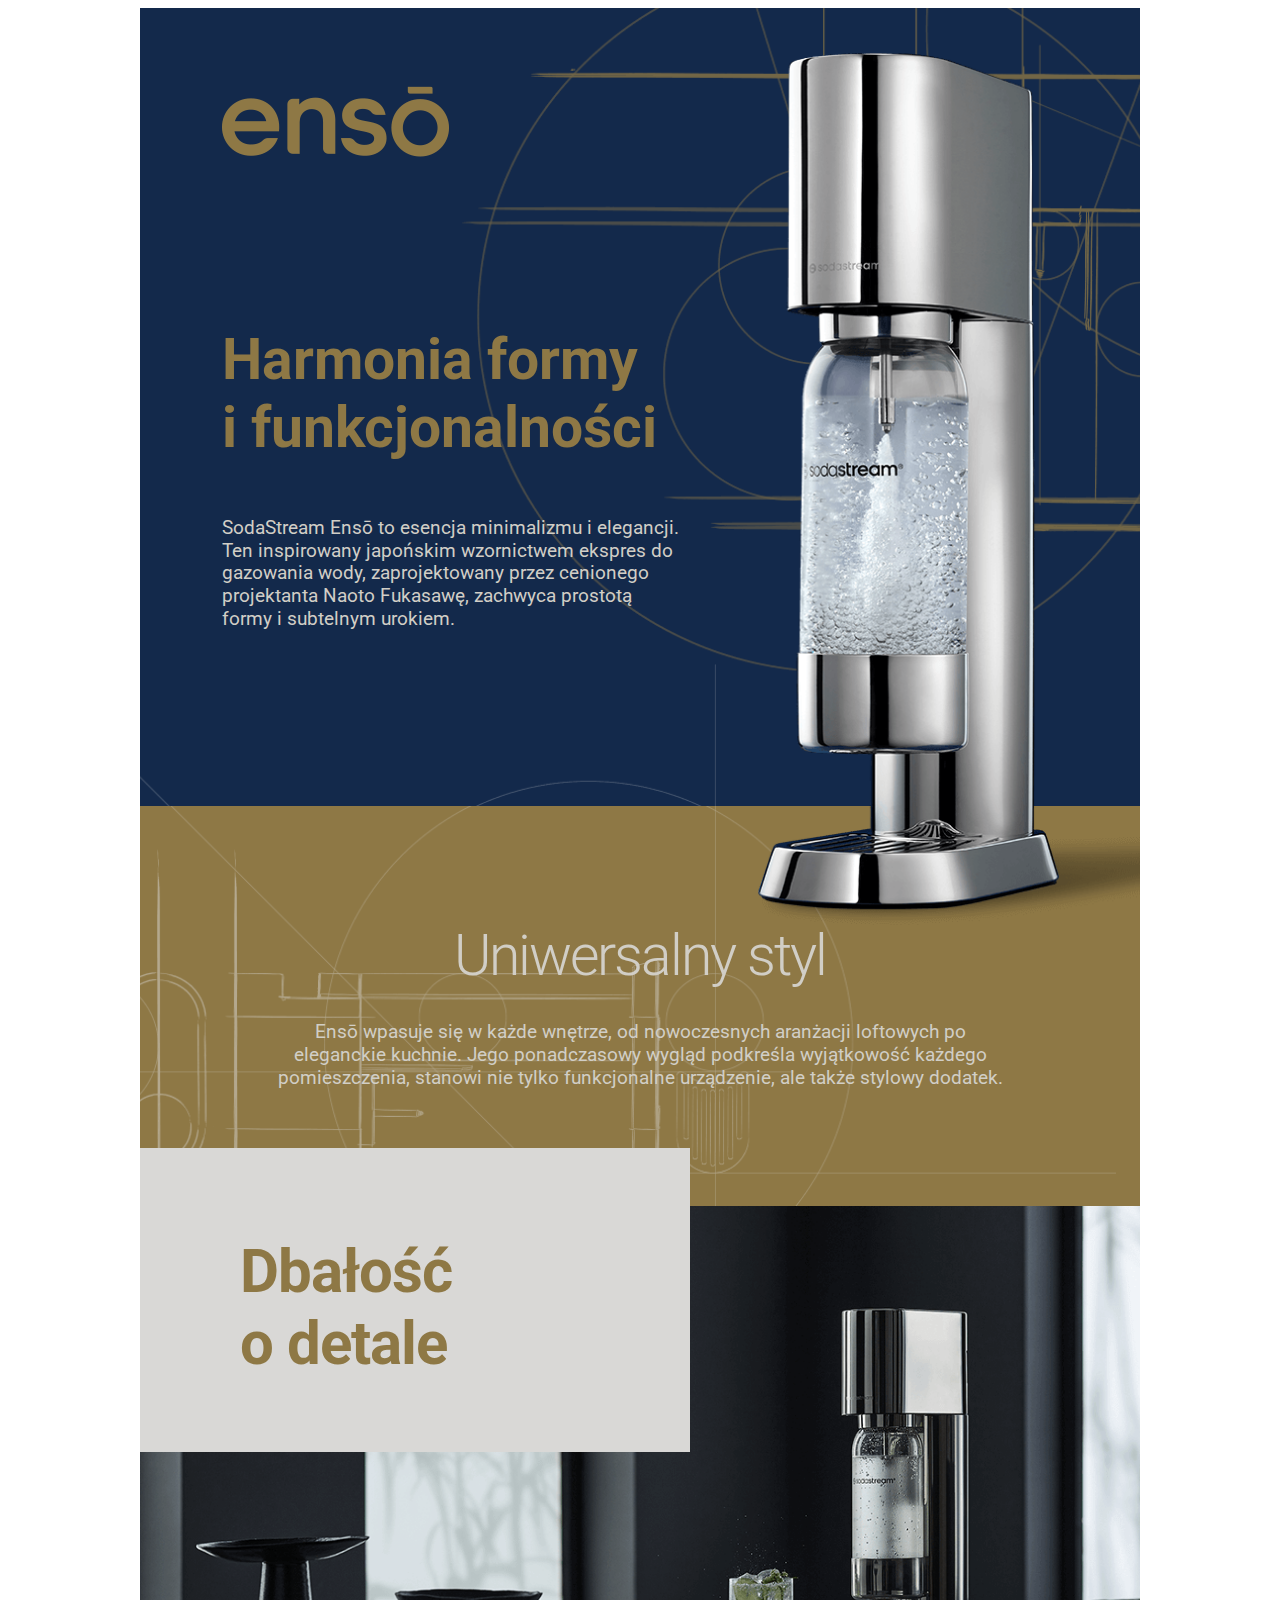
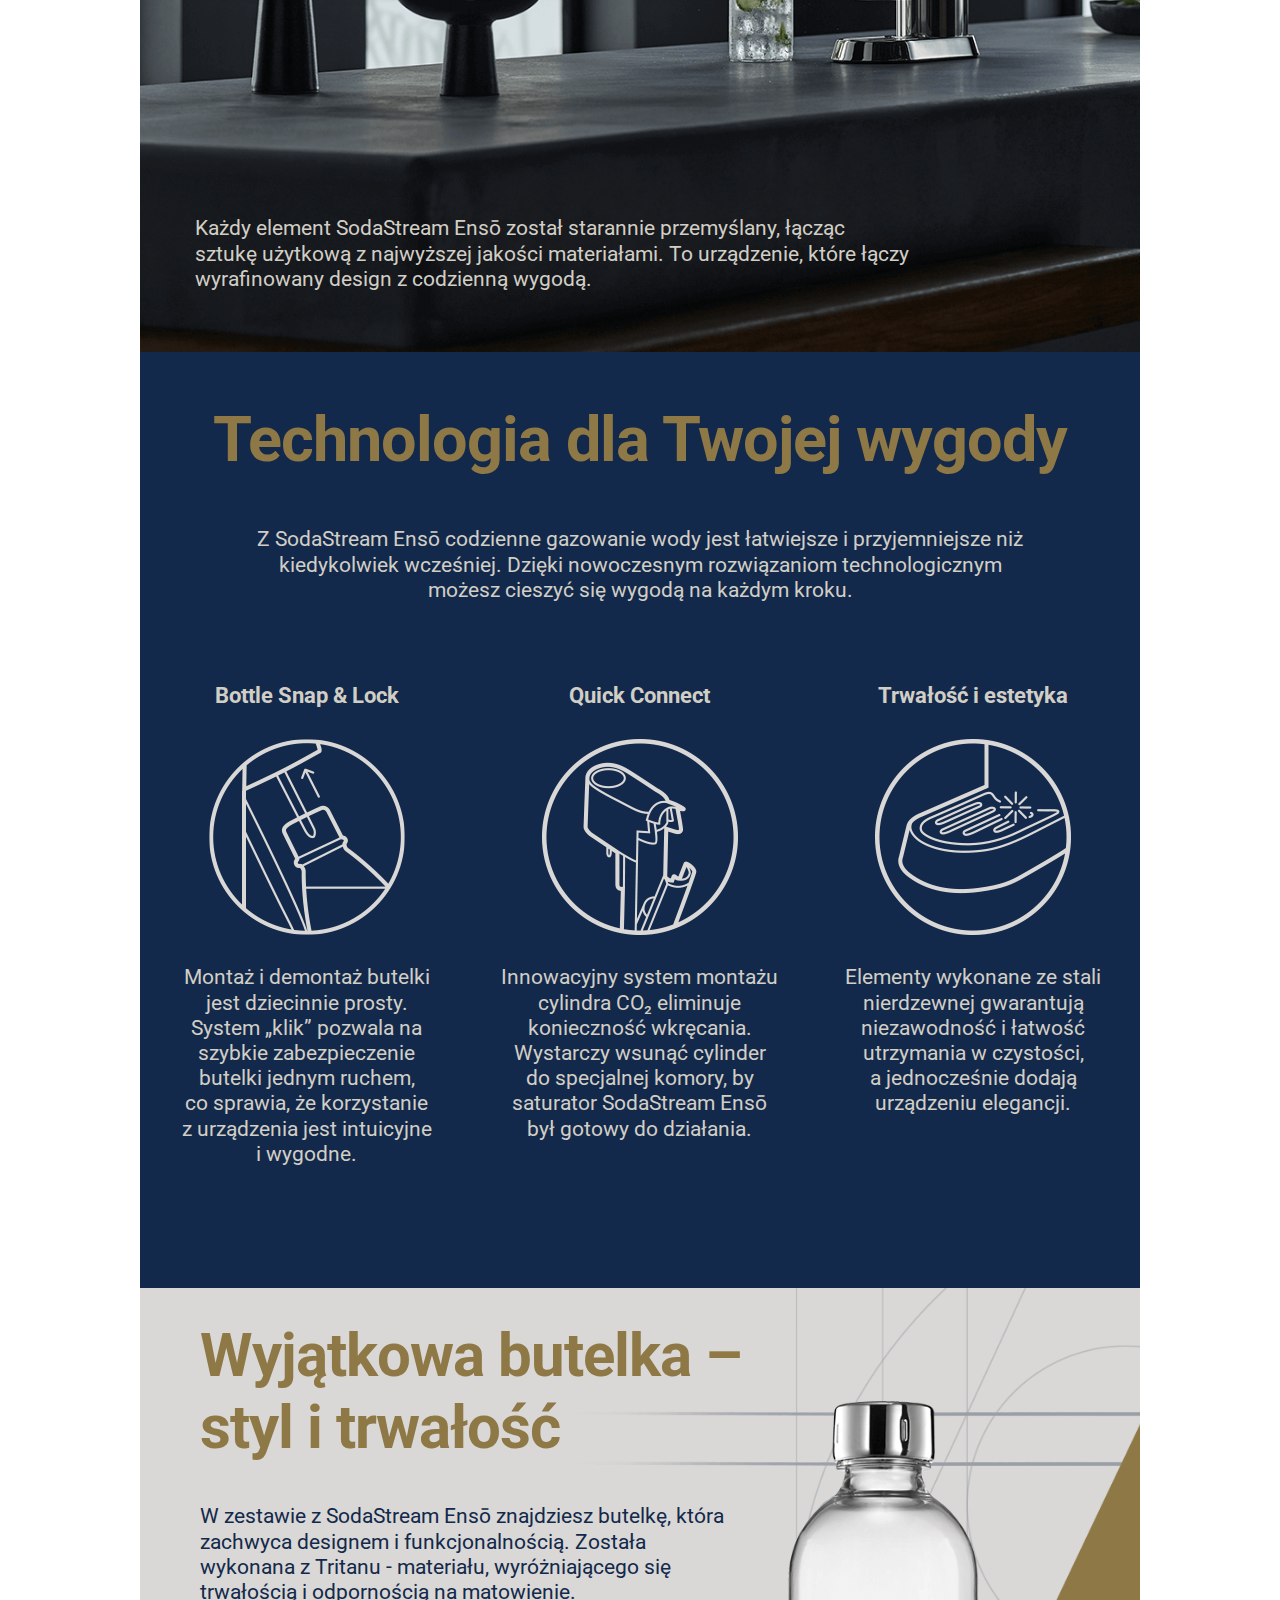
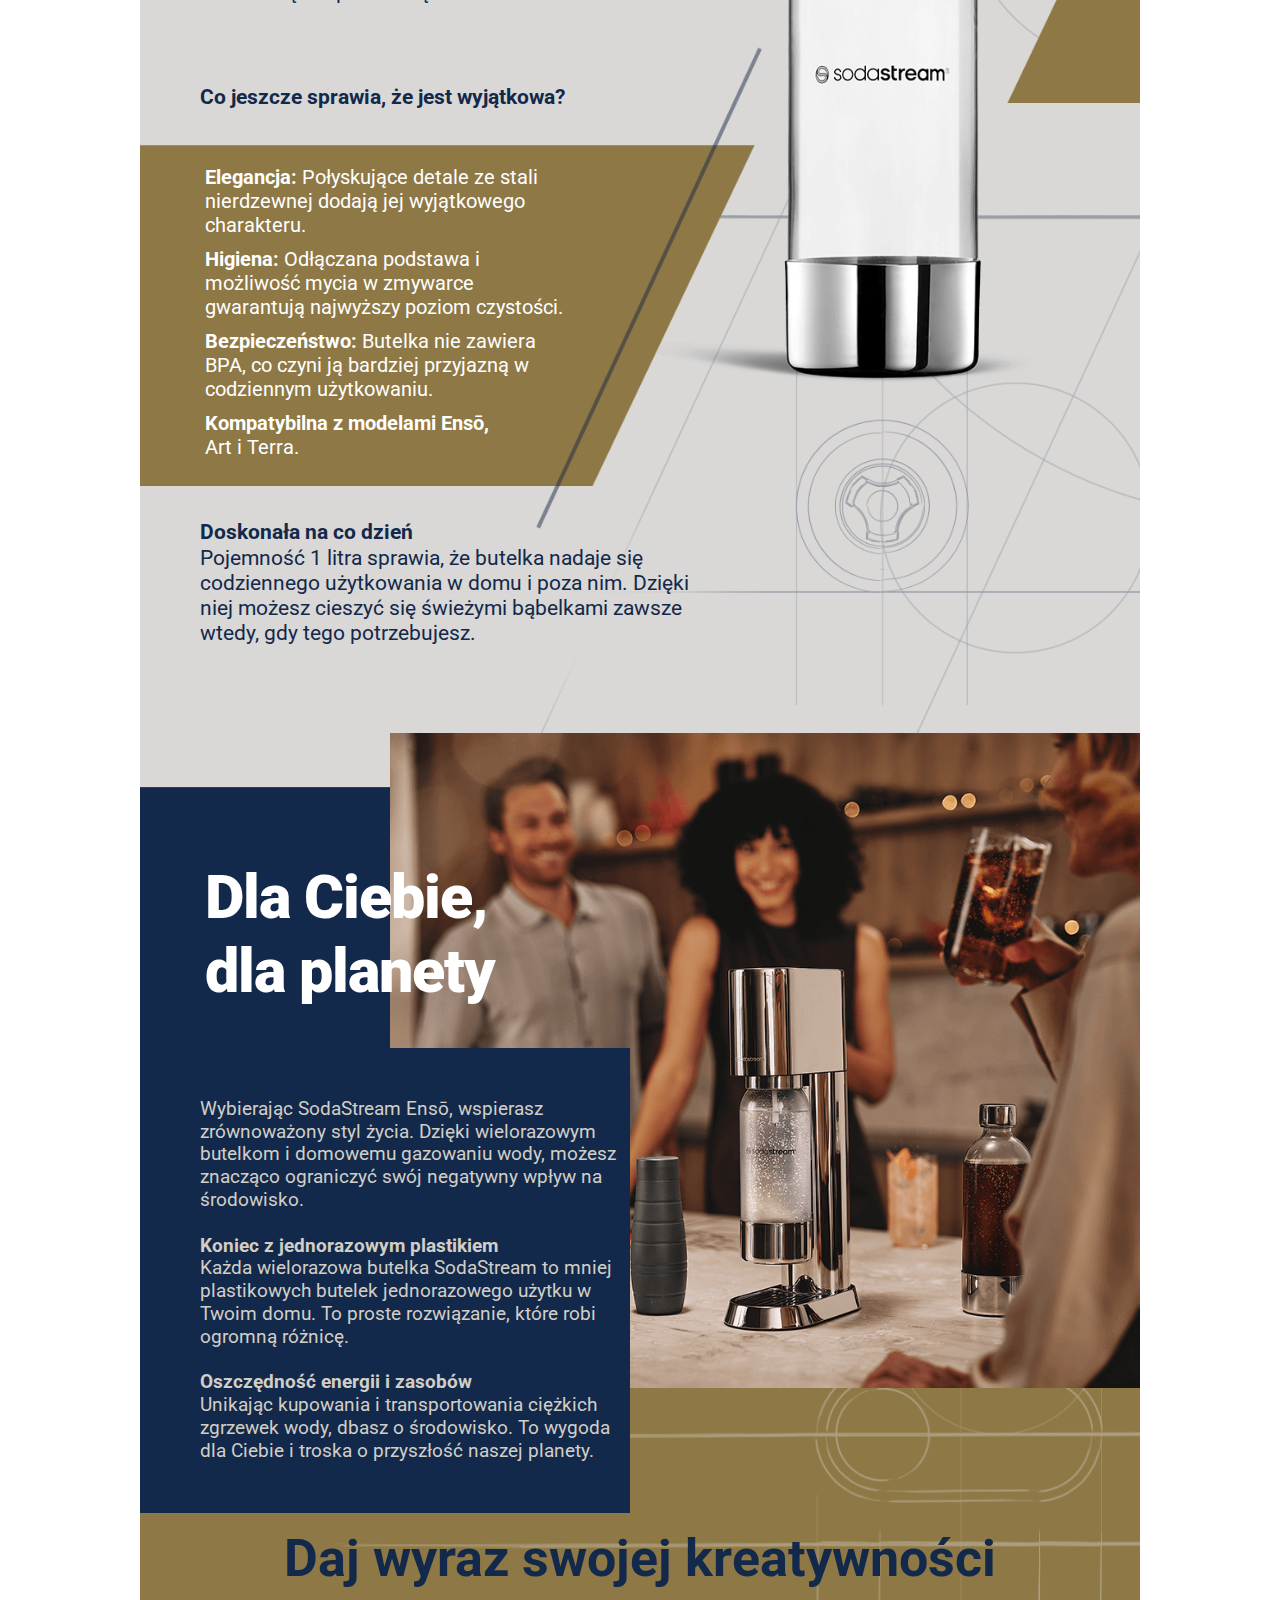
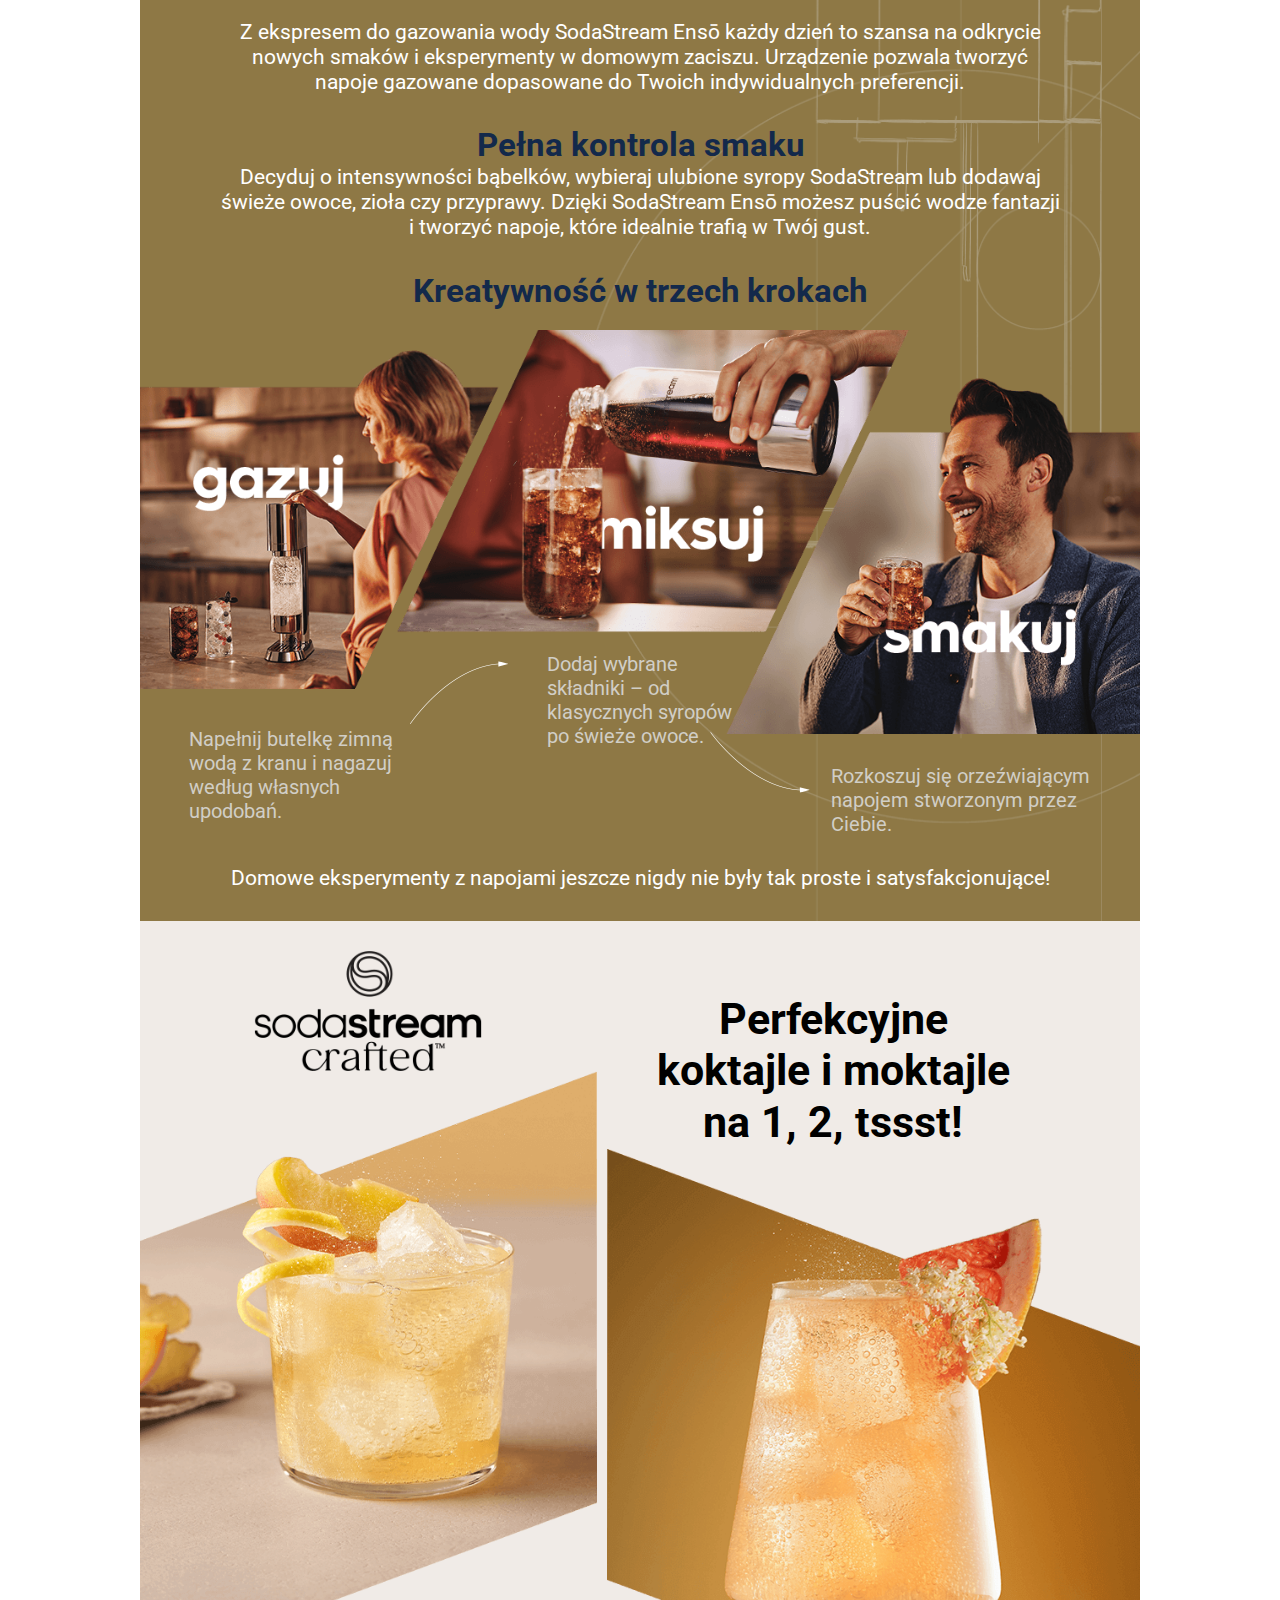
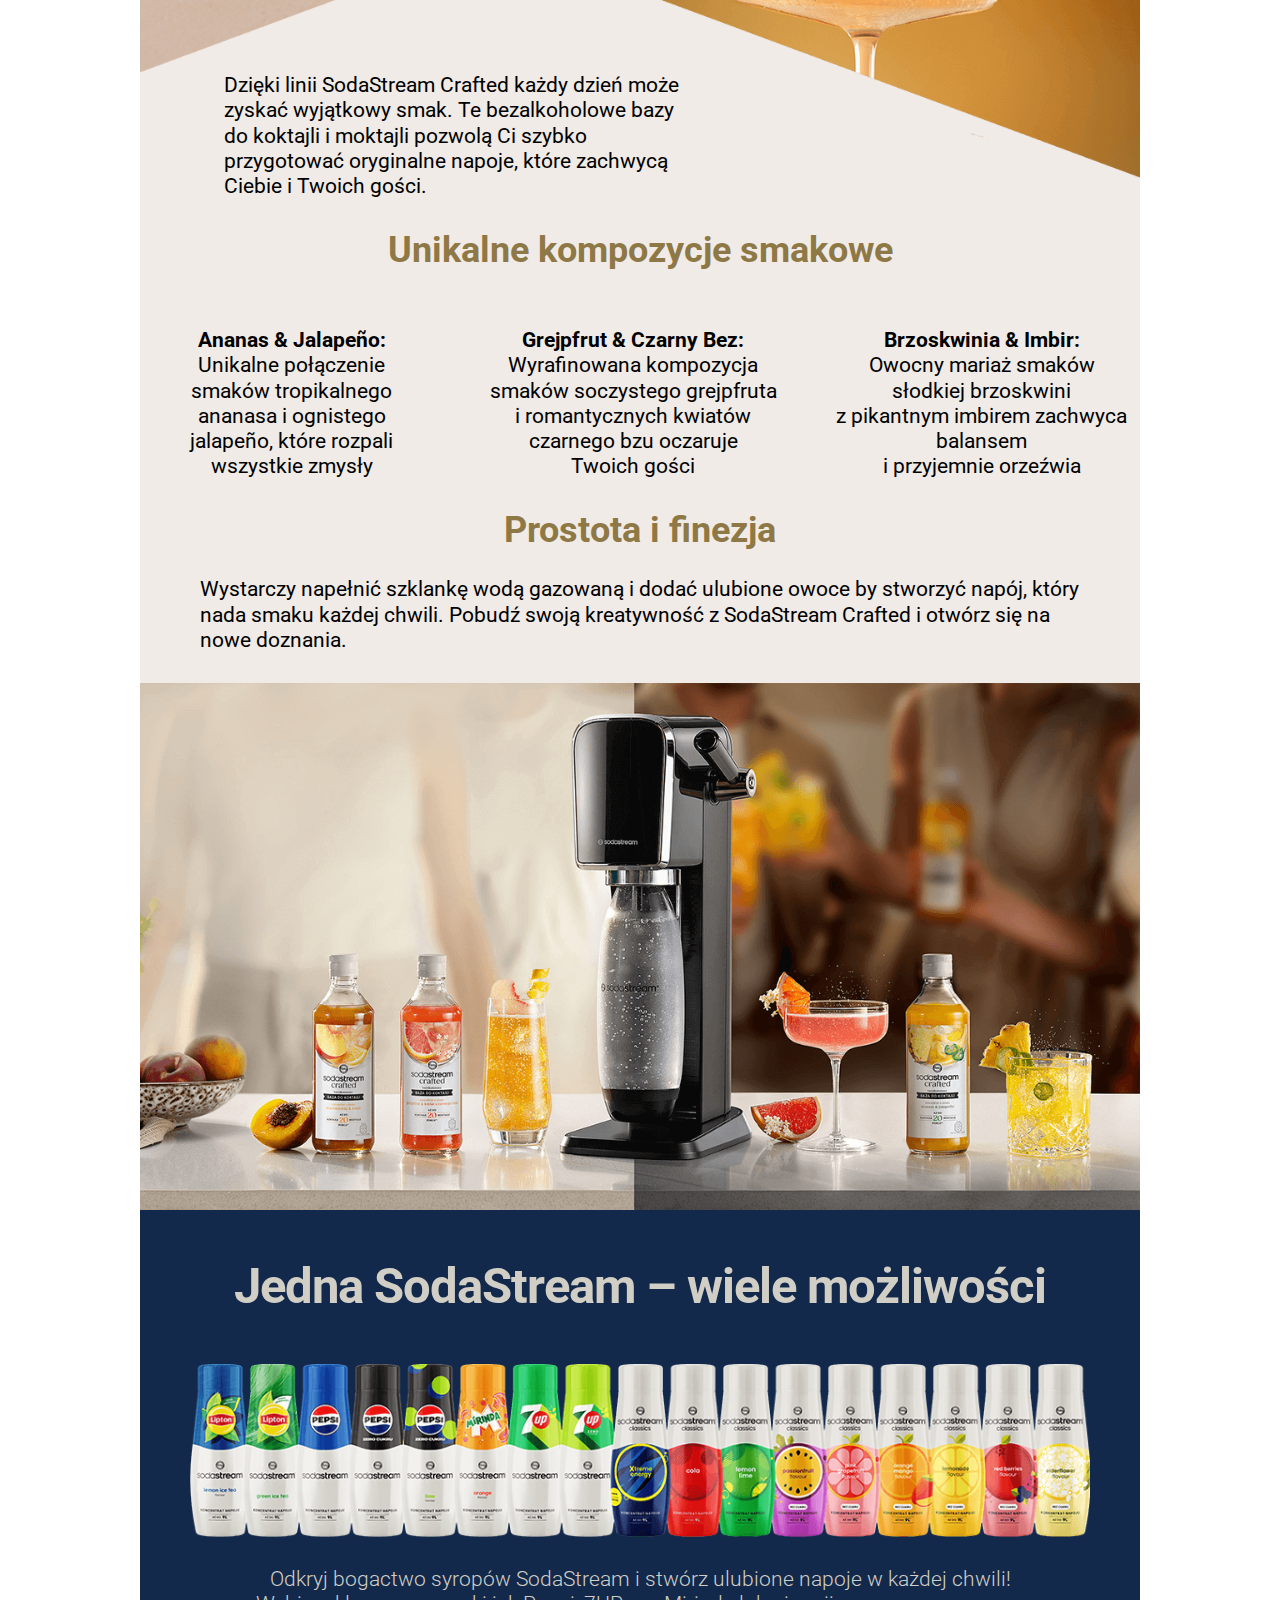
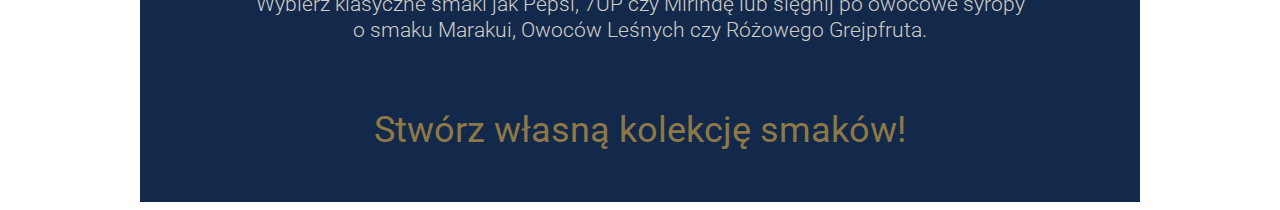
<file: 7290116748528/index.html>
<!DOCTYPE html>
<html lang="pl">

  <head>
    <meta charset="UTF-8">
    <meta name="viewport" content="width=device-width, initial-scale=1.0">
    <title>SODAstream</title>

    <style>
      @import url('https://fonts.googleapis.com/css2?family=Roboto:ital,wght@0,100..900;1,100..900&display=swap');
      #es-rc-content.es-rc {
        font-family: "HurmeGeometric3-Regular", "Roboto", sans-serif;
        font-size: 16px;
        line-height: 1.2;
        max-width: 1000px;
        margin: 0 auto;
        padding: 0;
        overflow: hidden;
        color: #d1cec6;
      }
      #es-rc-content.es-rc html,
      #es-rc-content.es-rc body {
        margin: 0;
        padding: 0;
      }
      #es-rc-content.es-rc * {
        box-sizing: border-box;
      }
      #es-rc-content.es-rc h2,
      #es-rc-content.es-rc h3,
      #es-rc-content.es-rc h4,
      #es-rc-content.es-rc h5 {
        font-family: "HurmeGeometric3-Regular", "Roboto", sans-serif;
        color: #d1cec6;
      }
      #es-rc-content.es-rc .es-kv {
        background-color: #13294b;
      }
      #es-rc-content.es-rc .es-kv__container {
        padding: 16px;
        background-color: #13294b;
      }
      #es-rc-content.es-rc .es-kv__logo {
        padding: 32px 0;
      }
      #es-rc-content.es-rc .es-kv__img {
        max-width: 100%;
        display: block;
        margin: 0 auto;
      }
      #es-rc-content.es-rc .es-kv__img--logo {
        max-width: 300px;
      }
      #es-rc-content.es-rc .es-kv__img--mobile {
        max-width: 250px;
        padding-left: 60px;
      }
      #es-rc-content.es-rc .es-kv__img--desktop {
        display: none;
      }
      #es-rc-content.es-rc .es-kv__title {
        margin: 0;
        margin-bottom: 30px;
        padding: 0;
        line-height: inherit;
        color: #8e7845;
        font-family: "HurmeGeometric3-Bold", "Roboto", sans-serif;
        font-weight: bold;
        font-size: 30px;
        text-align: center;
      }
      #es-rc-content.es-rc .es-kv__subtitle {
        margin: 0;
        padding: 0;
        line-height: inherit;
        color: #d1cec6;
        font-family: "HurmeGeometric3-Light", "Roboto", sans-serif;
        font-weight: 300;
        font-size: 30px;
        padding: 16px 0;
        text-align: center;
      }
      #es-rc-content.es-rc .es-kv__text {
        margin: 0;
        padding: 0;
        line-height: inherit;
        color: #d1cec6;
        font-family: inherit;
        font-weight: inherit;
        font-size: 16px;
        text-align: center;
        padding: 0 5px 5px;
      }
      #es-rc-content.es-rc .es-kv__footer {
        margin: 0;
        padding: 0;
        line-height: inherit;
        color: #d1cec6;
        font-family: inherit;
        font-weight: inherit;
        font-size: 16px;
        text-align: center;
        padding: 0 16px 32px;
      }
      #es-rc-content.es-rc .es-kv__footer-container {
        background-color: #8e7845;
      }
      #es-rc-content.es-rc .es-kv__packshot {
        margin: 24px 0;
      }
      #es-rc-content.es-rc .es-eco__container {
        background-color: #13294b;
      }
      #es-rc-content.es-rc .es-eco__container--second {
        padding-top: 30px;
      }
      #es-rc-content.es-rc .es-eco__title {
        margin: 0;
        padding: 0;
        padding-top: 30px;
        padding-bottom: 30px;
        line-height: inherit;
        color: #8e7845;
        background: #d9d8d6;
        font-family: "HurmeGeometric3-Bold", "Roboto", sans-serif;
        font-weight: 700;
        font-size: 30px;
        text-align: center;
        letter-spacing: -1px;
      }
      #es-rc-content.es-rc .es-eco__title--blue {
        background: #13294b;
        padding-bottom: 10px;
      }
      #es-rc-content.es-rc .es-eco__text {
        margin: 0;
        padding: 0;
        line-height: inherit;
        font-family: "HurmeGeometric3-Regular", "Roboto", sans-serif;
        color: #d1cec6;
        font-size: 16px;
        text-align: center;
        padding: 30px 5px;
      }
      #es-rc-content.es-rc .es-eco__single-text {
        margin: 0;
        padding: 0;
        line-height: inherit;
        font-family: "HurmeGeometric3-Regular", "Roboto", sans-serif;
        color: #d1cec6;
        font-size: 16px;
        text-align: center;
        padding: 30px 5px;
      }
      #es-rc-content.es-rc .es-eco__text--span {
        font-family: "HurmeGeometric3-Bold", "Roboto", sans-serif;
        font-size: 22px;
      }
      #es-rc-content.es-rc .es-eco__content {
        display: flex;
        align-items: center;
        justify-content: center;
        flex-flow: column;
      }
      #es-rc-content.es-rc .es-eco__single {
        display: flex;
        flex-direction: column;
        align-items: center;
        width: 303px;
        margin-bottom: 8px;
        padding-inline: 8px;
      }
      #es-rc-content.es-rc .es-eco__number {
        margin: 0;
        margin-bottom: 30px;
        padding: 0;
        line-height: inherit;
        color: #d1cec6;
        font-family: "HurmeGeometric3-Bold", "Roboto", sans-serif;
        font-weight: 700;
        font-size: 20px;
        text-align: center;
      }
      #es-rc-content.es-rc .es-eco__subtitle {
        margin: 0;
        padding: 0;
        line-height: inherit;
        color: #d1cec6;
        font-family: "HurmeGeometric3-Black", "Roboto", sans-serif;
        font-weight: 900;
        font-size: 30px;
        text-align: center;
        margin-bottom: 16px;
        margin-bottom: 40px;
        letter-spacing: -1px;
      }
      #es-rc-content.es-rc .es-eco__description {
        padding-left: 10px;
        padding-right: 10px;
        padding-bottom: 30px;
        color: #d1cec6;
      }
      #es-rc-content.es-rc .es-eco__img {
        max-width: 100%;
        display: block;
        margin: 0 auto;
      }
      #es-rc-content.es-rc .es-eco__footer {
        margin: 0;
        padding: 0;
        line-height: inherit;
        color: #d1cec6;
        font-family: "Hurme Geometric 3-Regular", "Roboto", sans-serif;
        font-size: 12px;
        text-align: center;
        padding-bottom: 128px;
      }
      #es-rc-content.es-rc .es-natural__content {
        display: flex;
        align-items: center;
        justify-content: center;
        flex-flow: column;
      }
      #es-rc-content.es-rc .es-natural__single {
        width: 300px;
        margin-bottom: 8px;
        padding-inline: 8px;
      }
      #es-rc-content.es-rc .es-natural__number {
        margin: 0;
        padding: 0;
        line-height: inherit;
        color: #d1cec6;
        font-family: "HurmeGeometric3-Black", "Roboto", sans-serif;
        font-size: 20px;
        text-align: center;
      }
      #es-rc-content.es-rc .es-natural__container {
        padding: 32px 16px;
        padding-bottom: 10px;
        background-color: #eeeae5;
      }
      #es-rc-content.es-rc .es-natural__title {
        margin: 0;
        padding: 0;
        line-height: inherit;
        color: #13294b;
        font-family: "HurmeGeometric3-Bold", "Roboto", sans-serif;
        font-size: 42px;
        text-align: center;
        margin-bottom: 16px;
        letter-spacing: -1px;
        text-transform: uppercase;
      }
      #es-rc-content.es-rc .es-natural__subtitle {
        margin: 0;
        padding: 0;
        line-height: inherit;
        color: #8e7845;
        font-family: "HurmeGeometric3-Bold", "Roboto", sans-serif;
        font-weight: 700;
        font-size: 30px;
        text-align: center;
        margin-bottom: 20px;
        letter-spacing: -1px;
      }
      #es-rc-content.es-rc .es-natural__subtitle--bold {
        display: block;
        font-family: "HurmeGeometric3-Bold", "Roboto", sans-serif;
        font-weight: 700;
      }
      #es-rc-content.es-rc .es-natural__subtitle--bold-1 {
        margin-top: 80px;
      }
      #es-rc-content.es-rc .es-natural__description {
        font-family: "HurmeGeometric3-Regular", "Roboto", sans-serif;
        color: #13294b;
      }
      #es-rc-content.es-rc .es-natural__list {
        padding-top: 30px;
        padding-bottom: 30px;
        background-color: #8e7845;
        font-family: "HurmeGeometric3-Bold", "Roboto", sans-serif;
        font-weight: 700;
        font-size: 19px;
        color: #fff;
        list-style: none;
        padding-left: 5px;
      }
      #es-rc-content.es-rc .es-natural__item {
        font-family: "HurmeGeometric3-Regular", "Roboto", sans-serif;
        font-weight: 400;
        margin-bottom: 10px;
        font-size: 16px;
      }
      #es-rc-content.es-rc .es-natural__item--bold {
        font-family: "HurmeGeometric3-Bold", "Roboto", sans-serif;
        font-weight: bold;
      }
      #es-rc-content.es-rc .es-natural__img {
        max-width: 100%;
        display: block;
        margin: 0 auto;
        padding: 16px;
      }
      #es-rc-content.es-rc .es-natural__text {
        margin: 0;
        padding: 0;
        line-height: inherit;
        color: #d1cec6;
        font-family: "Hurme Geometric 3-Regular", "Roboto", sans-serif;
        font-size: 16px;
        text-align: center;
        margin: 16px 0;
      }
      #es-rc-content.es-rc .es-eco {
        background: #13294b;
      }
      #es-rc-content.es-rc .es-taste__container {
        padding-bottom: 20px;
        background-color: #13294b;
      }
      #es-rc-content.es-rc .es-taste__title {
        margin: 0;
        padding: 0;
        line-height: inherit;
        color: #d1cec6;
        font-family: "HurmeGeometric3-Bold", "Roboto", sans-serif;
        font-size: 42px;
        text-align: center;
        margin-bottom: 16px;
        letter-spacing: -1px;
        text-transform: uppercase;
      }
      #es-rc-content.es-rc .es-taste__subtitle {
        margin: 0;
        padding: 0;
        line-height: inherit;
        color: #d1cec6;
        font-family: "HurmeGeometric3-Bold", "Roboto", sans-serif;
        font-size: 25px;
        text-align: center;
        padding: 48px 16px;
        letter-spacing: -1px;
      }
      #es-rc-content.es-rc .es-taste__img {
        max-width: 90%;
        display: block;
        margin: 0 auto;
      }
      #es-rc-content.es-rc .es-taste__text {
        margin: 0;
        padding: 0;
        padding-top: 30px;
        padding-bottom: 30px;
        line-height: inherit;
        color: #d1cec6;
        font-family: "HurmeGeometric3-Regular", "Roboto", sans-serif;
        font-size: 16px;
        text-align: center;
        margin-inline: 16px;
        font-weight: 300;
      }
      #es-rc-content.es-rc .es-taste__day-night {
        max-width: 100%;
        display: block;
        margin: 0 auto;
      }
      #es-rc-content.es-rc .es-taste__description {
        font-size: 21px;
        font-family: "HurmeGeometric3-Bold", "Roboto", sans-serif;
        color: #8e7845;
        text-align: center;
      }
      #es-rc-content.es-rc .es-art__container {
        background-color: #8e7845;
        padding: 48px 0;
      }
      #es-rc-content.es-rc .es-art__subtitle {
        margin: 0;
        padding: 0;
        margin-bottom: 30px;
        line-height: inherit;
        color: #13294b;
        font-family: "HurmeGeometric3-Bold", "Roboto", sans-serif;
        font-weight: 700;
        font-size: 30px;
        text-align: center;
      }
      #es-rc-content.es-rc .es-art__text {
        margin: 0;
        margin-bottom: 10px;
        padding: 0;
        padding-left: 10px;
        padding-right: 10px;
        line-height: inherit;
        color: #ffffff;
        font-family: "HurmeGeometric3-Regular", "Roboto", sans-serif;
        font-size: 16px;
        text-align: center;
      }
      #es-rc-content.es-rc .es-art__text--second {
        margin-top: 30px !important;
        max-width: 95% !important;
      }
      #es-rc-content.es-rc .es-art__steps {
        display: flex;
        flex-direction: column;
        align-items: center;
        gap: 45px;
        padding-bottom: 30px;
        background-color: #8e7845;
      }
      #es-rc-content.es-rc .es-art__steps--desktop {
        display: none;
      }
      #es-rc-content.es-rc .es-art__steps-item-line {
        display: none;
      }
      #es-rc-content.es-rc .es-art__steps-item {
        position: relative;
      }
      #es-rc-content.es-rc .es-art__steps-item-title {
        position: absolute;
        top: 10%;
        left: 30%;
        font-family: "HurmeGeometric3-Bold", "Roboto", sans-serif;
        font-weight: 700;
        font-size: 40px;
        color: #fff;
      }
      #es-rc-content.es-rc .es-art__steps-item-title--2 {
        top: 25%;
        left: 35%;
      }
      #es-rc-content.es-rc .es-art__steps-item-title--3 {
        top: 35%;
        left: 40%;
      }
      #es-rc-content.es-rc .es-art__steps-item-description {
        font-family: "HurmeGeometric3-Regular", "Roboto", sans-serif;
        font-size: inherit;
        text-align: center;
        max-width: 70%;
        margin: 0 auto;
      }
      #es-rc-content.es-rc .es-art__steps-item-image {
        max-width: 100%;
        display: block;
        margin: 0 auto;
        margin-bottom: 30px;
        max-width: 350px;
      }
      #es-rc-content.es-rc .es-art__steps-item-image--1 {
        max-width: 300px;
      }
      #es-rc-content.es-rc .es-art__steps-item-image--3 {
        max-width: 300px;
      }
      #es-rc-content.es-rc .es-coctails {
        padding-top: 30px;
        padding-bottom: 30px;
        background-color: #f0ebe7;
      }
      #es-rc-content.es-rc .es-coctails__left-logo {
        max-width: 100%;
        display: block;
        margin: 0 auto;
        max-width: 50%;
      }
      #es-rc-content.es-rc .es-coctails__image {
        max-width: 100%;
        display: block;
        margin: 0 auto;
      }
      #es-rc-content.es-rc .es-coctails__right-title {
        font-family: "HurmeGeometric3-Bold", "Roboto", sans-serif;
        font-weight: 700;
        font-size: 28px;
        color: #000;
        text-align: center;
      }
      #es-rc-content.es-rc .es-coctails__description {
        padding-left: 10px;
        padding-right: 10px;
        margin-bottom: 30px;
        font-family: "HurmeGeometric3-Regular", "Roboto", sans-serif;
        color: #000;
      }
      #es-rc-content.es-rc .es-coctails__description span {
        font-weight: bold;
      }
      #es-rc-content.es-rc .es-coctails__tastes-subtitle--second {
        max-width: 88%;
        margin: 0 auto;
        font-family: "HurmeGeometric3-Regular", "Roboto", sans-serif;
        color: #000;
      }
      #es-rc-content.es-rc .es-coctails__tastes {
        display: flex;
        flex-direction: column;
        align-items: center;
        gap: 30px;
        padding-top: 30px;
        align-items: flex-start;
      }
      #es-rc-content.es-rc .es-coctails__tastes-single {
        max-width: 300px;
      }
      #es-rc-content.es-rc .es-coctails__tastes-title {
        margin-bottom: 25px;
        font-family: "HurmeGeometric3-Bold", "Roboto", sans-serif;
        color: #8e7845;
        text-align: center;
      }
      #es-rc-content.es-rc .es-coctails__tastes-single-title {
        margin-bottom: 0;
        font-family: "HurmeGeometric3-Bold", "Roboto", sans-serif;
        font-weight: 700;
        color: #000;
        text-align: center;
      }
      #es-rc-content.es-rc .es-coctails__tastes-single-description {
        font-family: "HurmeGeometric3-Regular", "Roboto", sans-serif;
        color: #000;
        text-align: center;
        max-width: 200px;
        margin: 0 auto;
      }
      #es-rc-content.es-rc .es-cross__container {
        background-color: #13294b;
        padding: 16px;
      }
      #es-rc-content.es-rc .es-cross__title {
        margin: 0;
        padding: 0;
        line-height: inherit;
        color: #d1cec6;
        font-family: "HurmeGeometric3-Bold", "Roboto", sans-serif;
        font-size: 28px;
        text-align: center;
        margin-bottom: 16px;
      }
      #es-rc-content.es-rc .es-cross__img {
        max-width: 100%;
        display: block;
        margin: 0 auto;
      }
      #es-rc-content.es-rc .es-cross__img--logo {
        width: 200px;
      }
      #es-rc-content.es-rc .es-cross__text {
        margin: 0;
        padding: 0;
        line-height: inherit;
        color: #d1cec6;
        font-family: "HurmeGeometric3-Bold", "Roboto", sans-serif;
        font-size: 42px;
        text-align: center;
        margin-bottom: 22px;
      }
      @media screen and (min-width: 768px) {
        #es-rc-content.es-rc .es-kv__title {
          font-size: 40px;
        }
        #es-rc-content.es-rc .es-kv__subtitle {
          font-size: 40px;
        }
        #es-rc-content.es-rc .es-kv__footer {
          max-width: 68%;
          margin: 0 auto;
        }
        #es-rc-content.es-rc .es-eco__title {
          font-size: 40px;
        }
        #es-rc-content.es-rc .es-natural {
          background: url(./images/es-natural-bg.png) center center no-repeat;
          background-size: cover;
        }
        #es-rc-content.es-rc .es-natural__list {
          margin-top: 50px;
          margin-bottom: 0;
          background-color: unset;
        }
        #es-rc-content.es-rc .es-natural__container {
          padding-bottom: 75px;
          background-color: unset;
        }
        #es-rc-content.es-rc .es-natural__description {
          max-width: 50%;
          font-size: 21px;
        }
        #es-rc-content.es-rc .es-natural__item {
          font-size: 18px;
        }
        #es-rc-content.es-rc .es-natural__subtitle--bold-1 {
          margin-top: 80px;
        }
        #es-rc-content.es-rc .es-natural__list {
          margin-top: 0;
          max-width: 45%;
          font-size: 20px;
        }
      }
      @media screen and (min-width: 800px) {
        #es-rc-content.es-rc .es-kv__container {
          background: url(./images/kv-bg.png) center center no-repeat;
          background-size: cover;
        }
        #es-rc-content.es-rc .es-kv__footer-container {
          background: url(./images/kv-footer-bg.png) center center no-repeat;
          background-size: cover;
          min-height: 400px;
          padding-top: 100px;
        }
        #es-rc-content.es-rc .es-eco {
          position: relative;
        }
        #es-rc-content.es-rc .es-eco__title {
          position: absolute;
          top: -20px;
          left: 0;
          padding: 40px;
          max-width: 55%;
          text-align: left;
          font-size: 50px;
          z-index: 1;
        }
        #es-rc-content.es-rc .es-eco__title--blue {
          position: static;
          max-width: 100%;
          text-align: center;
        }
        #es-rc-content.es-rc .es-eco__subtitle {
          position: relative;
          padding-left: 50px;
          font-size: 40px;
          max-width: 35%;
          text-align: left;
          z-index: 1;
        }
        #es-rc-content.es-rc .es-eco__container {
          padding-bottom: 50px;
        }
        #es-rc-content.es-rc .es-eco__container--second {
          position: relative;
        }
        #es-rc-content.es-rc .es-eco__img--eco {
          position: absolute;
          top: -60px;
          right: 0;
          max-width: 65%;
        }
        #es-rc-content.es-rc .es-eco__description {
          position: relative;
          max-width: 60%;
          padding-top: 30px;
          padding-bottom: 50px;
          margin-left: -50px;
          padding-left: 100px;
          margin-bottom: 0;
          background-color: #13294b;
          z-index: 3;
        }
        #es-rc-content.es-rc .es-eco__picture-container {
          position: relative;
          margin-right: 0;
        }
        #es-rc-content.es-rc .es-eco__text {
          position: absolute;
          bottom: 0;
          left: 5%;
          text-align: left;
          max-width: 75%;
          font-size: 21px;
        }
        #es-rc-content.es-rc .es-eco__text--second {
          padding-top: 0;
          position: static;
          text-align: center;
          max-width: 62%;
          margin: 0 auto;
        }
        #es-rc-content.es-rc .es-eco__img--big {
          margin-right: 0;
        }
        #es-rc-content.es-rc .es-eco__single-text {
          font-size: 20px;
          min-height: 295px;
        }
        #es-rc-content.es-rc .es-eco__number {
          min-height: 25px;
        }
        #es-rc-content.es-rc .es-eco__content {
          flex-direction: row;
        }
        #es-rc-content.es-rc .es-natural__subtitle {
          max-width: 70%;
          text-align: left;
          font-size: 50px;
        }
        #es-rc-content.es-rc .es-art {
          background: url(./images/art-bg.png) center center no-repeat;
          background-size: cover;
          position: relative;
          z-index: 2;
        }
        #es-rc-content.es-rc .es-art__container {
          background-color: unset;
          margin-top: -175px;
          padding-top: 120px;
        }
        #es-rc-content.es-rc .es-art__steps {
          flex-direction: row;
          justify-content: space-around;
          background-color: unset;
        }
        #es-rc-content.es-rc .es-art__steps--mobile {
          display: none;
        }
        #es-rc-content.es-rc .es-art__steps--desktop {
          display: block;
          position: relative;
        }
        #es-rc-content.es-rc .es-art__steps-item {
          max-width: 33%;
        }
        #es-rc-content.es-rc .es-art__steps-text-container {
          display: flex;
          align-items: center;
        }
        #es-rc-content.es-rc .es-art__steps-item-image {
          max-width: 200px;
          max-height: 170px;
        }
        #es-rc-content.es-rc .es-art__steps-item-image--2 {
          margin-bottom: 50px;
          max-width: 250px;
        }
        #es-rc-content.es-rc .es-art__steps-item-image--desktop {
          max-width: 100%;
          display: block;
          margin: 0 auto;
          max-height: none;
          margin-bottom: 30px;
        }
        #es-rc-content.es-rc .es-art__steps-item-line {
          display: block;
          position: absolute;
          top: 0;
          left: 0;
        }
        #es-rc-content.es-rc .es-art__steps-item-line--1 {
          top: 50%;
          left: 25%;
        }
        #es-rc-content.es-rc .es-art__steps-item-line--2 {
          top: 68%;
          left: 55%;
        }
        #es-rc-content.es-rc .es-art__steps-item-title {
          font-size: 30px;
        }
        #es-rc-content.es-rc .es-art__steps-item-description--desktop {
          max-width: 26%;
          text-align: left;
          font-size: 20px;
        }
        #es-rc-content.es-rc .es-art__steps-item-description--desktop-2 {
          margin-top: -200px;
        }
        #es-rc-content.es-rc .es-art__steps-item-description--desktop-1 {
          margin-top: -50px;
        }
        #es-rc-content.es-rc .es-art__text {
          max-width: 80%;
          margin: 0 auto;
        }
        #es-rc-content.es-rc .es-coctails__container {
          display: flex;
          gap: 10px;
          justify-content: space-between;
        }
        #es-rc-content.es-rc .es-coctails__right-title {
          margin-right: 15%;
          font-size: 35px;
        }
        #es-rc-content.es-rc .es-coctails__description {
          margin-top: -100px;
          margin-left: 50px;
          max-width: 54%;
        }
        #es-rc-content.es-rc .es-coctails__tastes {
          flex-direction: row;
          justify-content: center;
          padding-top: 10px;
        }
        #es-rc-content.es-rc .es-taste__container {
          padding-bottom: 50px;
        }
        #es-rc-content.es-rc .es-taste__subtitle {
          font-size: 40px;
        }
        #es-rc-content.es-rc .es-taste__text {
          max-width: 85%;
          margin: 0 auto;
        }
      }
      @media screen and (min-width: 800px) {
        #es-rc-content.es-rc .es-kv__img--mobile {
          display: none;
        }
        #es-rc-content.es-rc .es-kv__img--desktop {
          display: block;
          position: absolute;
          top: 30px;
          right: -30px;
          width: 350px;
        }
        #es-rc-content.es-rc .es-kv__container {
          position: relative;
          min-height: 650px;
        }
        #es-rc-content.es-rc .es-kv__content {
          max-width: 636px;
          margin-left: 16px;
        }
        #es-rc-content.es-rc .es-kv__title {
          text-align: left;
          margin-top: 100px;
        }
        #es-rc-content.es-rc .es-kv__subtitle {
          font-size: 50px;
          letter-spacing: -2px;
        }
        #es-rc-content.es-rc .es-kv__text {
          padding: 40px 0px 0px;
          text-align: left;
          font-size: 20px;
          max-width: 73%;
        }
        #es-rc-content.es-rc .es-kv__footer {
          max-width: 65%;
          font-size: 21px;
        }
        #es-rc-content.es-rc .es-kv__img--logo {
          margin-left: 0;
        }
        #es-rc-content.es-rc .es-kv__logo {
          padding: 0;
        }
        #es-rc-content.es-rc .es-natural__single {
          padding-inline: 16px;
          max-width: 220px;
        }
        #es-rc-content.es-rc .es-natural__content {
          align-items: flex-start;
          flex-flow: row;
          gap: 32px;
        }
      }
      @media screen and (min-width: 998px) {
        #es-rc-content.es-rc .es-kv__content {
          padding-top: 62px;
          padding-left: 50px;
        }
        #es-rc-content.es-rc .es-kv__text {
          padding: 40px 0px 0px;
          padding-top: 24px;
          text-align: left;
          max-width: 84%;
          font-size: 19px;
        }
        #es-rc-content.es-rc .es-kv__title {
          margin-top: 169px;
          font-size: 57px;
        }
        #es-rc-content.es-rc .es-kv__container {
          min-height: 798px;
        }
        #es-rc-content.es-rc .es-kv__img--desktop {
          top: 78px;
          right: -110px;
          width: 450px;
        }
        #es-rc-content.es-rc .es-kv__subtitle {
          margin-bottom: 15px;
          font-size: 57px;
        }
        #es-rc-content.es-rc .es-kv__footer {
          max-width: 76%;
          font-size: 19px;
        }
        #es-rc-content.es-rc .es-eco__text {
          max-width: 81%;
          font-size: 21px;
          left: 5%;
          bottom: 4%;
        }
        #es-rc-content.es-rc .es-eco__text--second {
          max-width: 78%;
          margin-bottom: 50px;
        }
        #es-rc-content.es-rc .es-eco__title {
          padding-left: 100px;
          font-size: 60px;
          padding-top: 88px;
          padding-bottom: 72px;
          top: -58px;
        }
        #es-rc-content.es-rc .es-eco__title--blue {
          margin-bottom: 65px;
          font-size: 60px;
          padding: 0;
        }
        #es-rc-content.es-rc .es-eco__number {
          font-size: 22px;
        }
        #es-rc-content.es-rc .es-eco__content {
          justify-content: space-around;
        }
        #es-rc-content.es-rc .es-eco__single-text {
          font-size: 21px;
        }
        #es-rc-content.es-rc .es-natural {
          min-height: 1100px;
        }
        #es-rc-content.es-rc .es-natural__container {
          padding-left: 60px;
        }
        #es-rc-content.es-rc .es-natural__description {
          max-width: 57%;
          font-size: 21px;
        }
        #es-rc-content.es-rc .es-natural__description--second {
          max-width: 53%;
        }
        #es-rc-content.es-rc .es-natural__subtitle {
          margin-bottom: 40px;
          font-size: 60px;
        }
        #es-rc-content.es-rc .es-natural__subtitle--bold-1 {
          margin-top: 80px;
        }
        #es-rc-content.es-rc .es-natural__list {
          margin-top: 30px;
          padding-top: 25px;
          max-width: 40%;
          font-size: 21px;
        }
        #es-rc-content.es-rc .es-natural__item {
          font-size: 20px;
        }
        #es-rc-content.es-rc .es-eco__subtitle {
          max-width: 46%;
          padding-top: 43px;
          padding-left: 65px;
          font-size: 61px;
          color: #fff;
        }
        #es-rc-content.es-rc .es-eco__description {
          max-width: 54%;
          font-size: 19px;
          padding-left: 110px;
          padding-top: 50px;
        }
        #es-rc-content.es-rc .es-eco__img--eco {
          top: -55px;
          right: 0;
          max-width: 75%;
        }
        #es-rc-content.es-rc .es-art__container {
          padding-bottom: 20px;
        }
        #es-rc-content.es-rc .es-art__subtitle {
          margin-top: 20px;
          font-size: 52px;
        }
        #es-rc-content.es-rc .es-art__subtitle--smaller {
          font-size: 33px;
          margin-top: 30px;
          margin-bottom: 0;
        }
        #es-rc-content.es-rc .es-art__text {
          max-width: 86%;
          font-size: 21px;
        }
        #es-rc-content.es-rc .es-art__steps-item {
          width: 33%;
        }
        #es-rc-content.es-rc .es-art__steps-item-image {
          max-width: 100%;
          max-height: none;
          margin-bottom: 30px;
        }
        #es-rc-content.es-rc .es-art__steps-item-line--1 {
          top: 56%;
          left: 27%;
        }
        #es-rc-content.es-rc .es-art__steps-item-line--2 {
          top: 68%;
          left: 57%;
        }
        #es-rc-content.es-rc .es-coctails__description {
          font-size: 21px;
          margin-top: -105px;
          margin-left: 74px;
          max-width: 49%;
        }
        #es-rc-content.es-rc .es-coctails__tastes-subtitle--second {
          font-size: 21px;
        }
        #es-rc-content.es-rc .es-coctails__right-title {
          margin-bottom: 0;
          font-size: 43px;
        }
        #es-rc-content.es-rc .es-coctails__tastes-title {
          font-size: 36px;
        }
        #es-rc-content.es-rc .es-coctails__tastes-single-title {
          font-size: 21px;
        }
        #es-rc-content.es-rc .es-coctails__tastes-single-description {
          max-width: 95%;
          font-size: 18px;
        }
        #es-rc-content.es-rc .es-coctails__tastes-single {
          max-width: 320px;
        }
        #es-rc-content.es-rc .es-coctails__tastes-single-description {
          font-size: 21px;
        }
        #es-rc-content.es-rc .es-taste__subtitle {
          font-size: 49px;
        }
        #es-rc-content.es-rc .es-taste__description {
          margin-bottom: 0;
          font-size: 36px;
        }
        #es-rc-content.es-rc .es-taste__text {
          max-width: 81%;
          font-size: 21px;
        }
      }
      @media screen and (min-width: 1200px) {
        #es-rc-content.es-rc .es-kv__img--desktop {
          right: -85px;
          width: 469px;
          top: 45px;
        }
        #es-rc-content.es-rc .es-eco__title--blue {
          margin-bottom: 50px;
          font-size: 63px;
          padding-left: 0;
          padding-top: 0;
        }
      }
      @keyframes es-pulse {
        0% {
          transform: scale(1);
          box-shadow: 0 0 0 0 #13294b;
          border-radius: 50%;
        }
        66% {
          transform: scale(1.1);
          box-shadow: 0 0 0 15px rgba(208, 230, 185, 0);
          border-radius: 50%;
        }
        to {
          transform: scale(1);
          box-shadow: 0 0 0 rgba(208, 230, 185, 0);
          border-radius: 50%;
        }
      }
    </style>
  </head>

  <body>
    <div class="es-rc"
         id="es-rc-content">
      <div class="es-kv">
        <div class="es-kv__container">
          <div class="es-kv__content">
            <div class="es-kv__logo">
              <img class="es-kv__img es-kv__img--logo"
                   src="./images/logo.png"
                   alt="SODAstream">
            </div>
            <h2 class="es-kv__title">
              Harmonia formy <br>i&nbsp;funkcjonalności
            </h2>

            <p class="es-kv__text">
              SodaStream Ensō to esencja minimalizmu i elegancji. Ten&nbsp;inspirowany japońskim wzornictwem ekspres do
              gazowania wody,
              zaprojektowany przez cenionego projektanta Naoto Fukasawę, zachwyca prostotą formy&nbsp;i&nbsp;subtelnym
              urokiem.
            </p>
          </div>
          <div class="es-kv__packshot">
            <img class="es-kv__img es-kv__img--mobile"
                 src="./images/kv-packshot.png"
                 alt="Opakowanie">
            <img class="es-kv__img es-kv__img--desktop"
                 src="./images/kv.png"
                 alt="Opakowanie">
          </div>
        </div>
        <div class="es-kv__footer-container">
          <p class="es-kv__subtitle">Uniwersalny styl</p>
          <div class="es-kv__footer">
            Ensō wpasuje się w każde wnętrze, od nowoczesnych aranżacji loftowych po eleganckie kuchnie. Jego
            ponadczasowy wygląd
            podkreśla wyjątkowość każdego pomieszczenia, stanowi nie tylko funkcjonalne urządzenie, ale także stylowy
            dodatek.
          </div>
        </div>
      </div>

      <div class="es-eco">
        <div class="es-eco__container">
          <h3 class="es-eco__title">Dbałość o&nbsp;detale</h3>

          <div class="es-eco__picture-container">
            <img class="es-eco__img es-eco__img--big"
                 src="./images/picture-1.png"
                 alt="Sodastream Enso">
            <p class="es-eco__text">
              Każdy element SodaStream Ensō został starannie przemyślany, łącząc sztukę&nbsp;użytkową z najwyższej
              jakości
              materiałami. To
              urządzenie, które łączy wyrafinowany design z codzienną wygodą.
            </p>
          </div>
        </div>
      </div>

      <div class="es-eco">
        <div class="es-eco__container">
          <h3 class="es-eco__title es-eco__title--blue">
            Technologia dla Twojej&nbsp;wygody
          </h3>
          <p class="es-eco__text es-eco__text--second">
            Z SodaStream Ensō codzienne gazowanie wody jest łatwiejsze i przyjemniejsze niż kiedykolwiek wcześniej.
            Dzięki
            nowoczesnym rozwiązaniom technologicznym możesz cieszyć się wygodą na każdym kroku.
          </p>

          <div class="es-eco__content">
            <div class="es-eco__single">
              <p class="es-eco__number">
                Bottle Snap & Lock
              </p>
              <img class="es-eco__img"
                   src="./images/icon-1.png"
                   alt="icon">
              <p class="es-eco__single-text">
                Montaż i demontaż butelki jest dziecinnie prosty. <br> System „klik” pozwala na <br>szybkie
                zabezpieczenie
                butelki jednym ruchem,<br>
                co sprawia, że korzystanie
                <br>z urządzenia jest intuicyjne
                <br>i wygodne.
              </p>
            </div>
            <div class="es-eco__single">
              <p class="es-eco__number">
                Quick Connect
              </p>
              <img class="es-eco__img"
                   src="./images/icon-2.png"
                   alt="icon">
              <p class="es-eco__single-text">
                Innowacyjny system montażu cylindra CO₂ eliminuje konieczność wkręcania. Wystarczy wsunąć cylinder do
                specjalnej komory,
                by saturator SodaStream Ensō był gotowy do działania.
              </p>
            </div>
            <div class="es-eco__single">
              <p class="es-eco__number">
                Trwałość i estetyka
              </p>
              <img class="es-eco__img"
                   src="./images/icon-3.png"
                   alt="icon">
              <p class="es-eco__single-text">
                Elementy wykonane ze stali nierdzewnej gwarantują niezawodność i łatwość utrzymania w czystości,
                <br>a jednocześnie dodają urządzeniu elegancji.
              </p>
            </div>
          </div>
        </div>
      </div>

      <div class="es-natural">
        <div class="es-natural__container">
          <p class="es-natural__subtitle">
            Wyjątkowa butelka – <br>
            styl i trwałość
          </p>

          <p class="es-natural__description">
            W zestawie z SodaStream Ensō znajdziesz butelkę, która zachwyca designem i funkcjonalnością. Została
            wykonana z Tritanu
            - materiału, wyróżniającego się trwałością i odpornością na matowienie.
            <span class="es-natural__subtitle--bold es-natural__subtitle--bold-1">
              Co jeszcze sprawia, że jest wyjątkowa?
            </span>
          </p>
          <ul class="es-natural__list">
            <li class="es-natural__item">
              <span class="es-natural__item--bold">Elegancja:</span> Połyskujące detale ze stali nierdzewnej dodają jej
              wyjątkowego
              charakteru.
            </li>
            <li class="es-natural__item">
              <span class="es-natural__item--bold">Higiena:</span> Odłączana podstawa i możliwość mycia w zmywarce
              gwarantują najwyższy poziom czystości.
            </li>
            <li class="es-natural__item">
              <span class="es-natural__item--bold">Bezpieczeństwo:</span> Butelka nie zawiera
              BPA, co czyni ją bardziej przyjazną w
              codziennym użytkowaniu.
            </li>
            <li class="es-natural__item">
              <span class="es-natural__item--bold">Kompatybilna z modelami Ensō,
              </span>Art&nbsp;i&nbsp;Terra.
            </li>
          </ul>
          <p class="es-natural__description es-natural__description--second">
            <span class="es-natural__subtitle--bold">
              Doskonała na co dzień
            </span>

            Pojemność 1 litra sprawia, że butelka nadaje się codziennego użytkowania w domu i poza nim.
            Dzięki niej możesz cieszyć się świeżymi bąbelkami zawsze wtedy, gdy tego potrzebujesz.
          </p>
          <div class="es-natural__picture"></div>
        </div>
      </div>

      <div class="es-eco">
        <div class="es-eco__container es-eco__container--second">
          <p class="es-eco__subtitle">
            Dla Ciebie, <br>
            dla planety
          </p>

          <p class="es-eco__description">
            Wybierając SodaStream Ensō, wspierasz zrównoważony styl życia. Dzięki wielorazowym butelkom i domowemu
            gazowaniu wody,
            możesz znacząco ograniczyć swój negatywny wpływ na środowisko.
            <br><br>
            <b>Koniec z jednorazowym plastikiem</b> <br>
            Każda wielorazowa butelka SodaStream
            to&nbsp;mniej plastikowych butelek jednorazowego użytku w Twoim domu. To proste rozwiązanie, które robi
            ogromną
            różnicę.
            <br><br>
            <b>Oszczędność energii i zasobów</b><br>
            Unikając kupowania i transportowania ciężkich zgrzewek wody, dbasz o środowisko. To wygoda dla Ciebie i
            troska o
            przyszłość naszej planety.
          </p>

          <img class="es-eco__img es-eco__img--eco"
               src="./images/eco-image.png"
               alt="Eco image">
        </div>
      </div>

      <div class="es-art">
        <div class="es-art__container">
          <p class="es-art__subtitle">
            Daj wyraz swojej kreatywności
          </p>
          <p class="es-art__text">
            Z ekspresem do gazowania wody SodaStream Ensō każdy dzień to szansa na odkrycie nowych smaków i eksperymenty
            w domowym
            zaciszu. Urządzenie pozwala tworzyć napoje gazowane dopasowane do Twoich indywidualnych preferencji.
          </p>

          <p class="es-art__subtitle es-art__subtitle--smaller">
            Pełna kontrola smaku
          </p>
          <p class="es-art__text">
            Decyduj o intensywności bąbelków, wybieraj ulubione syropy SodaStream lub dodawaj świeże owoce, zioła czy
            przyprawy.
            Dzięki SodaStream Ensō możesz puścić wodze fantazji i tworzyć napoje, które idealnie trafią w Twój gust.
          </p>

          <p class="es-art__subtitle es-art__subtitle--smaller">
            Kreatywność w trzech krokach
          </p>
        </div>
        <div class="es-art__steps es-art__steps--mobile">
          <div class="es-art__steps-item">
            <p class="es-art__steps-item-title es-art__steps-item-title--1">
              gazuj
            </p>
            <img class="es-art__steps-item-image es-art__steps-item-image--1"
                 src="./images/step-1.png"
                 alt="Gazuj">
            <p class="es-art__steps-item-description">
              Napełnij butelkę zimną wodą z kranu i nagazuj według własnych upodobań.
            </p>
          </div>
          <div class="es-art__steps-item">
            <p class="es-art__steps-item-title es-art__steps-item-title--2">
              miksuj
            </p>
            <img class="es-art__steps-item-image es-art__steps-item-image--2"
                 src="./images/step-2.png"
                 alt="Miksuj">
            <p class="es-art__steps-item-description">
              Dodaj wybrane
              składniki – od klasycznych syropów
              po świeże owoce.
            </p>
          </div>
          <div class="es-art__steps-item">
            <p class="es-art__steps-item-title es-art__steps-item-title--3">
              smakuj
            </p>
            <img class="es-art__steps-item-image es-art__steps-item-image--3"
                 src="./images/step-3.png"
                 alt="Smakuj">
            <p class="es-art__steps-item-description">
              Rozkoszuj się orzeźwiającym napojem stworzonym przez Ciebie.
            </p>
          </div>
          <p class="es-art__text">Domowe eksperymenty z napojami jeszcze nigdy nie były tak proste i satysfakcjonujące!
          </p>
        </div>
        <div class="es-art__steps es-art__steps--desktop">
          <img class="es-art__steps-item-image es-art__steps-item-image--desktop"
               src="./images/gas-desktop.png"
               alt="Gazuj">

          <div class="es-art__steps-text-container">
            <p
               class="es-art__steps-item-description es-art__steps-item-description--desktop es-art__steps-item-description--desktop-1">
              Napełnij butelkę zimną <br>wodą z kranu i nagazuj według własnych <br>upodobań.
            </p>
            <img class="es-art__steps-item-line es-art__steps-item-line--1"
                 src="./images/line-1.png"
                 alt="Linia">

            <p
               class="es-art__steps-item-description es-art__steps-item-description--desktop es-art__steps-item-description--desktop-2">
              Dodaj wybrane<br>
              składniki – od <br>klasycznych syropów<br>
              po świeże owoce.
            </p>

            <img class="es-art__steps-item-line es-art__steps-item-line--2"
                 src="./images/line-2.png"
                 alt="Linia">

            <p
               class="es-art__steps-item-description es-art__steps-item-description--desktop es-art__steps-item-description--desktop-3">
              Rozkoszuj się orzeźwiającym napojem stworzonym przez Ciebie.
            </p>
          </div>
          <p class="es-art__text es-art__text--second">Domowe eksperymenty z napojami jeszcze nigdy nie były tak proste
            i satysfakcjonujące!
          </p>
        </div>
      </div>

      <div class="es-coctails">
        <div class="es-coctails__container">
          <div class="es-coctails__left">
            <img class="es-coctails__left-logo"
                 src="./images/sodastream-crafted-logo.png"
                 alt="Logotyp">
            <img class="es-coctails__image"
                 src="./images/coctail-1.png"
                 alt="Koktajl">
          </div>
          <div class="es-coctails__right">
            <p class="es-coctails__right-title">
              Perfekcyjne<br>
              koktajle i&nbsp;moktajle<br>
              na 1, 2, tssst!
            </p>
            <img class="es-coctails__image"
                 src="./images/coctail-2.png"
                 alt="Koktajl">
          </div>
        </div>
        <p class="es-coctails__description">
          Dzięki linii SodaStream Crafted każdy dzień może zyskać wyjątkowy smak. Te bezalkoholowe bazy do koktajli i
          moktajli
          pozwolą Ci szybko przygotować oryginalne napoje, które zachwycą Ciebie i Twoich gości.
        </p>
        <h2 class="es-coctails__tastes-title">
          Unikalne kompozycje smakowe
        </h2>
        <div class="es-coctails__tastes">
          <div class="es-coctails__tastes-single">
            <p class="es-coctails__tastes-single-title">
              Ananas & Jalapeño:
            </p>
            <p class="es-coctails__tastes-single-description">
              Unikalne połączenie<br> smaków tropikalnego <br>ananasa i ognistego<br> jalapeño, które rozpali wszystkie
              zmysły
            </p>
          </div>
          <div class="es-coctails__tastes-single">
            <p class="es-coctails__tastes-single-title">
              Grejpfrut & Czarny Bez:
            </p>
            <p class="es-coctails__tastes-single-description">
              Wyrafinowana kompozycja smaków soczystego grejpfruta
              i&nbsp;romantycznych kwiatów czarnego bzu oczaruje
              <br>Twoich gości
            </p>
          </div>
          <div class="es-coctails__tastes-single">
            <p class="es-coctails__tastes-single-title">
              Brzoskwinia & Imbir:
            </p>
            <p class="es-coctails__tastes-single-description">
              Owocny mariaż smaków<br> słodkiej brzoskwini<br>
              z pikantnym imbirem zachwyca balansem
              <br>i przyjemnie orzeźwia
            </p>
          </div>
        </div>
        <h2 class="es-coctails__tastes-title">
          Prostota i finezja
        </h2>
        <p class="es-coctails__tastes-subtitle es-coctails__tastes-subtitle--second">Wystarczy napełnić szklankę wodą
          gazowaną i dodać ulubione owoce by
          stworzyć napój, który nada smaku każdej chwili.
          Pobudź swoją kreatywność z SodaStream Crafted i otwórz się na nowe doznania.</p>
      </div>

      <div class="es-taste">
        <img class="es-taste__day-night"
             src="./images/day-night-sodastream.png"
             alt="Sodastream">
        <div class="es-taste__container">
          <h3 class="es-taste__subtitle">
            Jedna SodaStream – wiele&nbsp;możliwości
          </h3>

          <img class="es-taste__img"
               src="./images/syrups.png"
               alt="syrups">
          <p class="es-taste__text">
            Odkryj bogactwo syropów SodaStream i stwórz ulubione napoje w każdej chwili! Wybierz klasyczne smaki jak
            Pepsi, 7UP czy
            Mirindę lub sięgnij po owocowe syropy o&nbsp;smaku Marakui, Owoców Leśnych czy Różowego Grejpfruta.
          </p>
          <p class="es-taste__description">
            Stwórz własną kolekcję smaków!
          </p>
        </div>
      </div>
    </div>
  </body>

</html>
</file>
